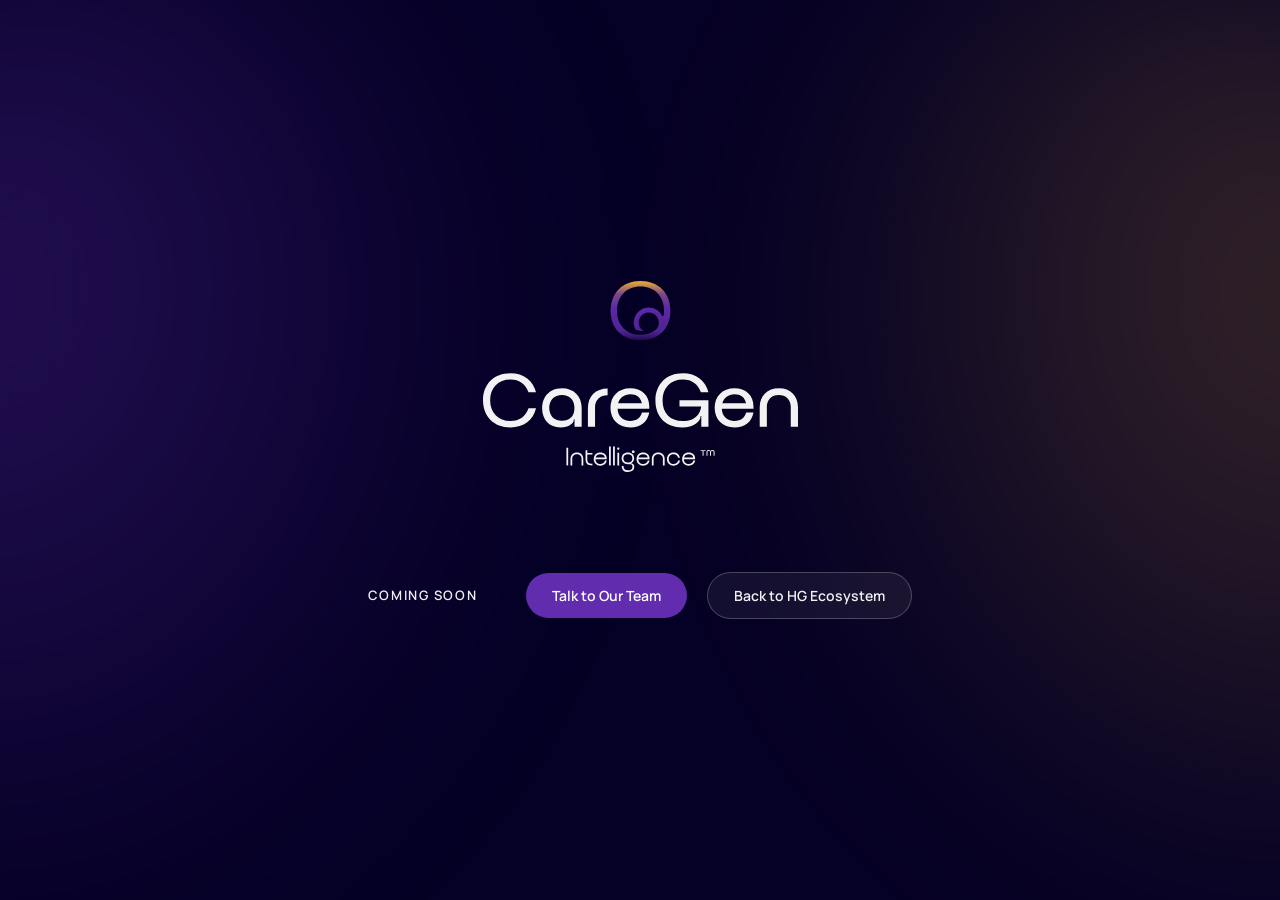
<file: caregen-coming-soon.html>
<!DOCTYPE html>
<html lang="en">
<head>
<meta charset="UTF-8">
<meta name="viewport" content="width=device-width, initial-scale=1.0">
<title>CareGen Intelligence — Coming Soon</title>
<link rel="preconnect" href="https://fonts.googleapis.com">
<link rel="preconnect" href="https://fonts.gstatic.com" crossorigin>
<link href="https://fonts.googleapis.com/css2?family=Manrope:wght@400;500;600;700;800&display=swap" rel="stylesheet">

<style>
/* ═══════════════════════════════════════════════════════════════
   CareGen Intelligence — Coming Soon
   Brand: dominant #612CAD (purple) · secondary #050025 (near-black)
          accent #F5B533 (amber). Matches how-it-works.html / the
          CareGen Brand Identity Guidelines.
   ═══════════════════════════════════════════════════════════════ */

:root {
  --cg-dominant:  #612CAD;
  --cg-mid:       #220749;
  --cg-secondary: #050025;
  --cg-accent:    #F5B533;

  --text-1: rgba(255,255,255,0.94);
  --text-2: rgba(255,255,255,0.68);
  --text-3: rgba(255,255,255,0.48);

  --font: 'Manrope', system-ui, sans-serif;
}

* { box-sizing: border-box; margin: 0; padding: 0; }

html, body {
  height: 100%;
}

body {
  background: var(--cg-secondary);
  color: var(--text-1);
  font-family: var(--font);
  min-height: 100vh;
  display: flex;
  align-items: center;
  justify-content: center;
  overflow-x: hidden;
  position: relative;
  padding: 24px;
  -webkit-font-smoothing: antialiased;
}

a { color: inherit; }

/* ─── Fixed background: soft blurred color blooms ─── */
.page-bg { position: fixed; inset: 0; pointer-events: none; z-index: 0; overflow: hidden; }
.bloom {
  position: absolute;
  width: 70vw; height: 120vh; top: -10vh;
  border-radius: 50%;
  filter: blur(120px);
}
.bloom--left {
  left: -26vw;
  background: radial-gradient(ellipse at 35% 35%, var(--cg-dominant) 0%, transparent 68%);
  opacity: 0.38;
}
.bloom--right {
  right: -26vw;
  background: radial-gradient(ellipse at 65% 35%, var(--cg-accent) 0%, transparent 68%);
  opacity: 0.22;
}

/* ─── Content ─── */
.wrap {
  position: relative;
  z-index: 1;
  max-width: 620px;
  width: 100%;
  text-align: center;
  display: flex;
  flex-direction: column;
  align-items: center;
}

.cg-logo {
  width: 315px;
  max-width: 70vw;
  height: auto;
  margin-bottom: 100px;
  opacity: 0.95;
}

h1 {
  font-size: 13px;
  font-weight: 600;
  letter-spacing: 0.12em;
  text-transform: uppercase;
  color: var(--text-1);
  margin-right: 29px; /* combined with the row's 20px gap = 49px after Coming Soon */
}

.cta-row {
  display: flex;
  flex-wrap: wrap;
  align-items: center;
  justify-content: center;
  gap: 20px;
}

.btn {
  display: inline-flex;
  align-items: center;
  gap: 8px;
  padding: 13px 26px;
  border-radius: 100px;
  font-size: 14px;
  font-weight: 600;
  text-decoration: none;
  transition: transform 0.2s ease, opacity 0.2s ease;
}

.btn-primary {
  background: var(--cg-dominant);
  color: #fff;
}

.btn-outline {
  background: rgba(255,255,255,0.06);
  color: var(--text-1);
  border: 1px solid rgba(255,255,255,0.22);
}

.btn:hover {
  transform: translateY(-1px);
  opacity: 0.92;
}

@media (max-width: 600px) {
  .cta-row { flex-direction: column; width: 100%; }
  .btn { justify-content: center; }
  h1 { margin-right: 0; }
}
</style>
</head>
<body>

<div class="page-bg" aria-hidden="true">
  <div class="bloom bloom--left"></div>
  <div class="bloom bloom--right"></div>
</div>

<div class="wrap">
  <img src="images/CG_Full_Color_Primary_Logo_White.svg" alt="CareGen Intelligence" class="cg-logo">
  <div class="cta-row">
    <h1>Coming Soon</h1>
    <a href="https://www.healthgen.io/contact.html" target="_blank" rel="noopener" class="btn btn-primary">Talk to Our Team</a>
    <a href="https://www.hgecosystem.io/index.html" class="btn btn-outline">Back to HG Ecosystem</a>
  </div>
</div>

</body>
</html>
</file>
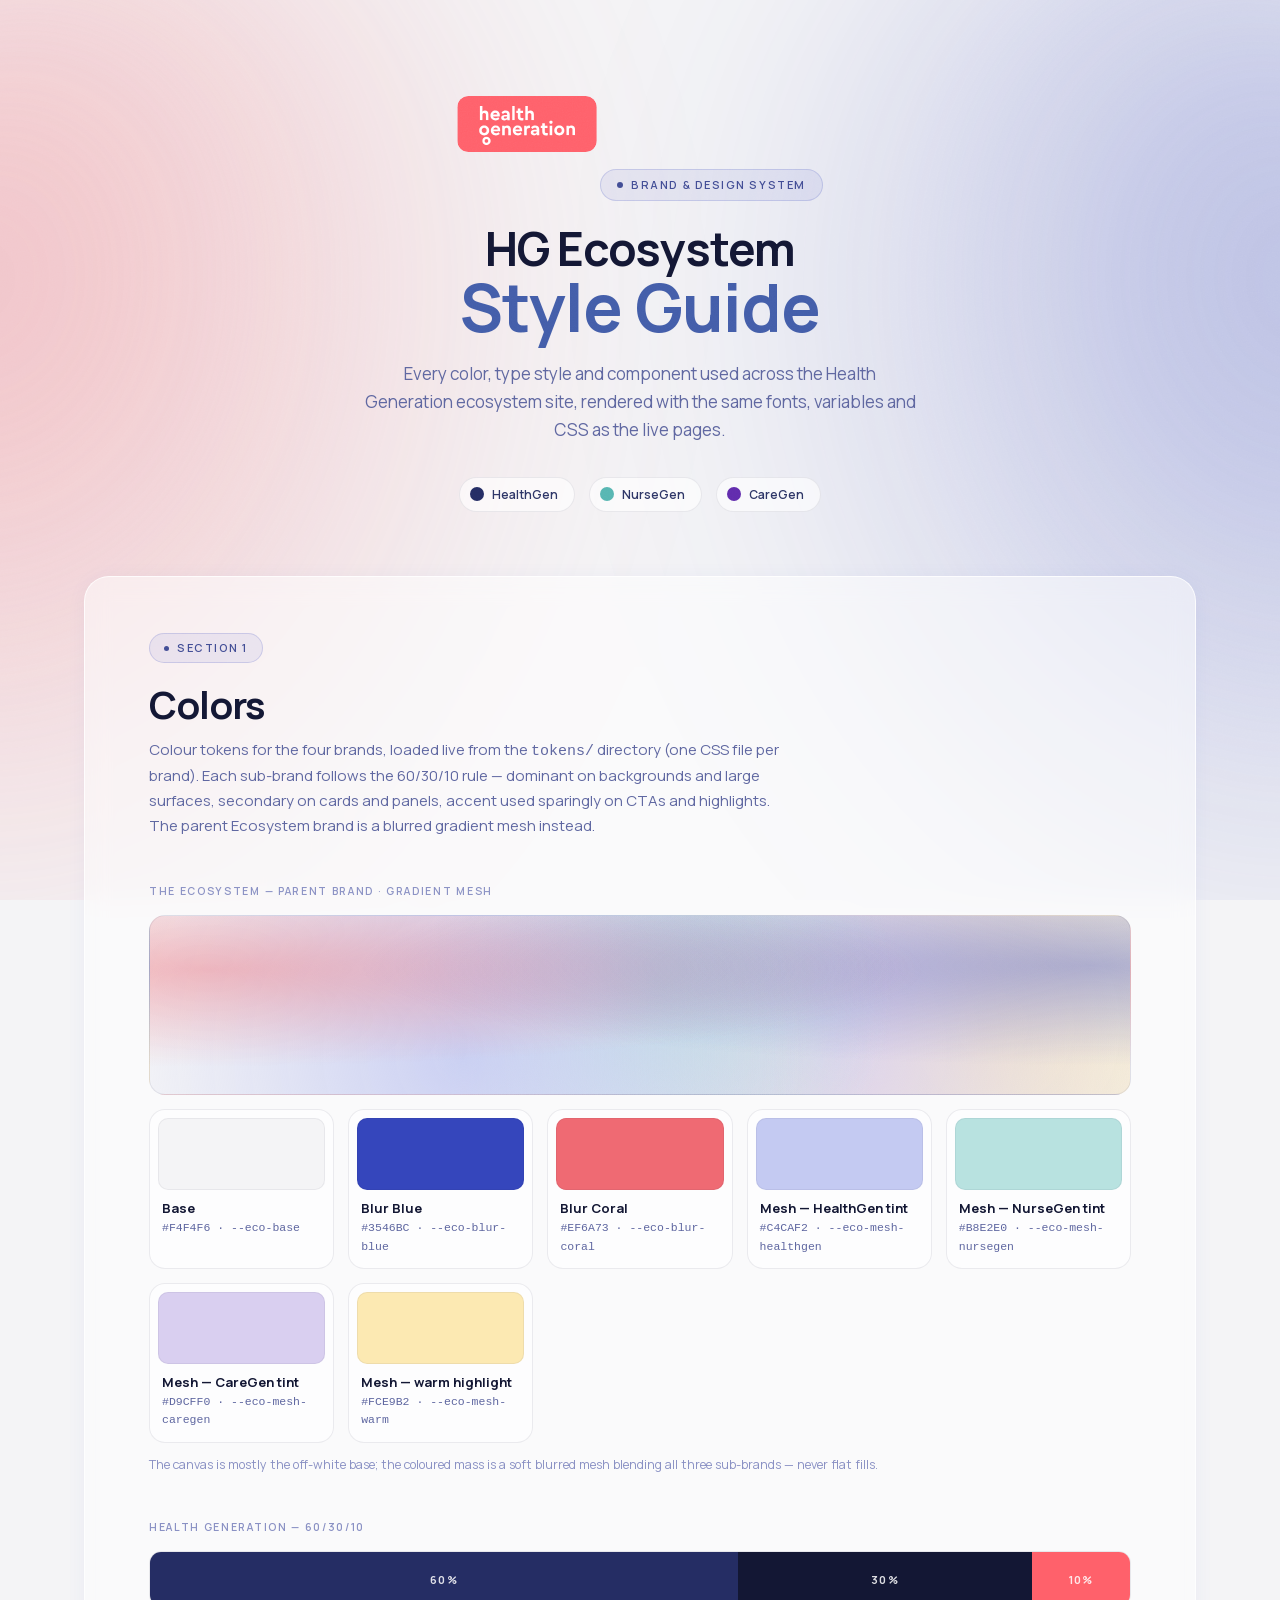
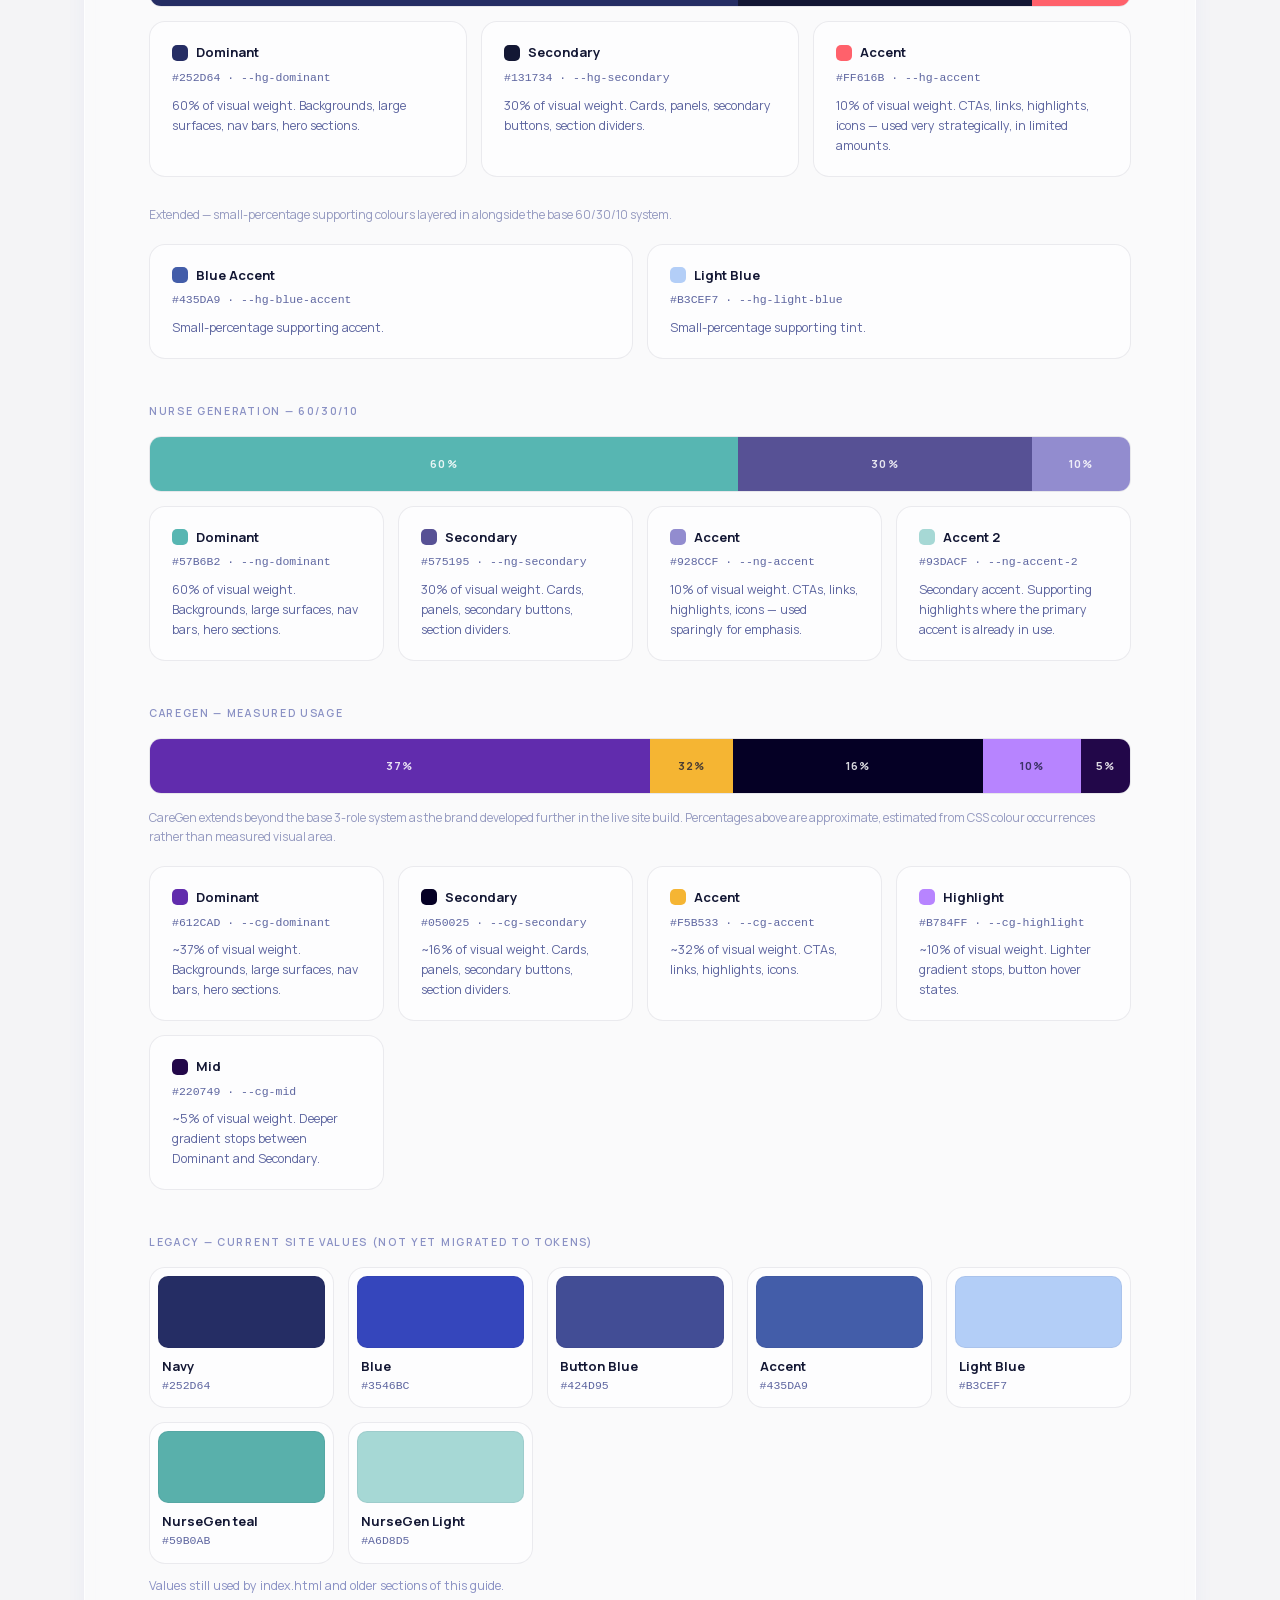
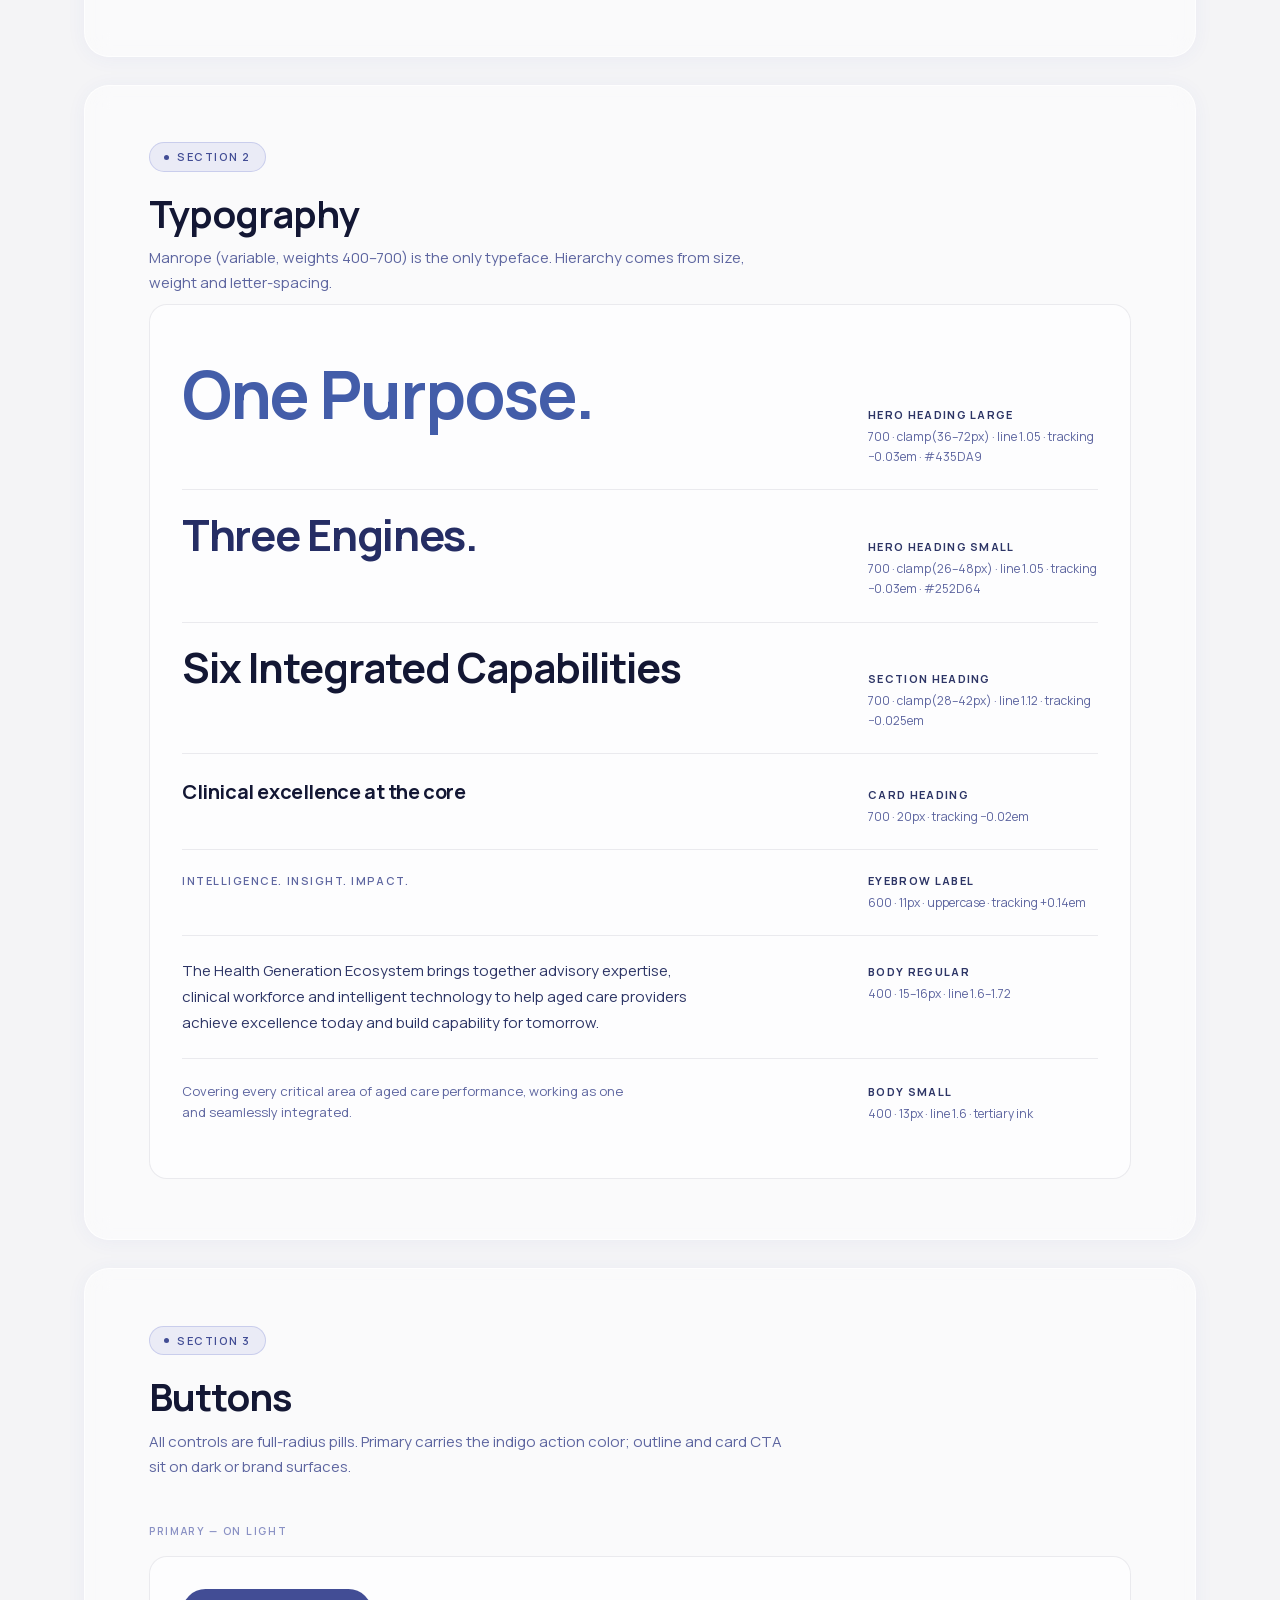
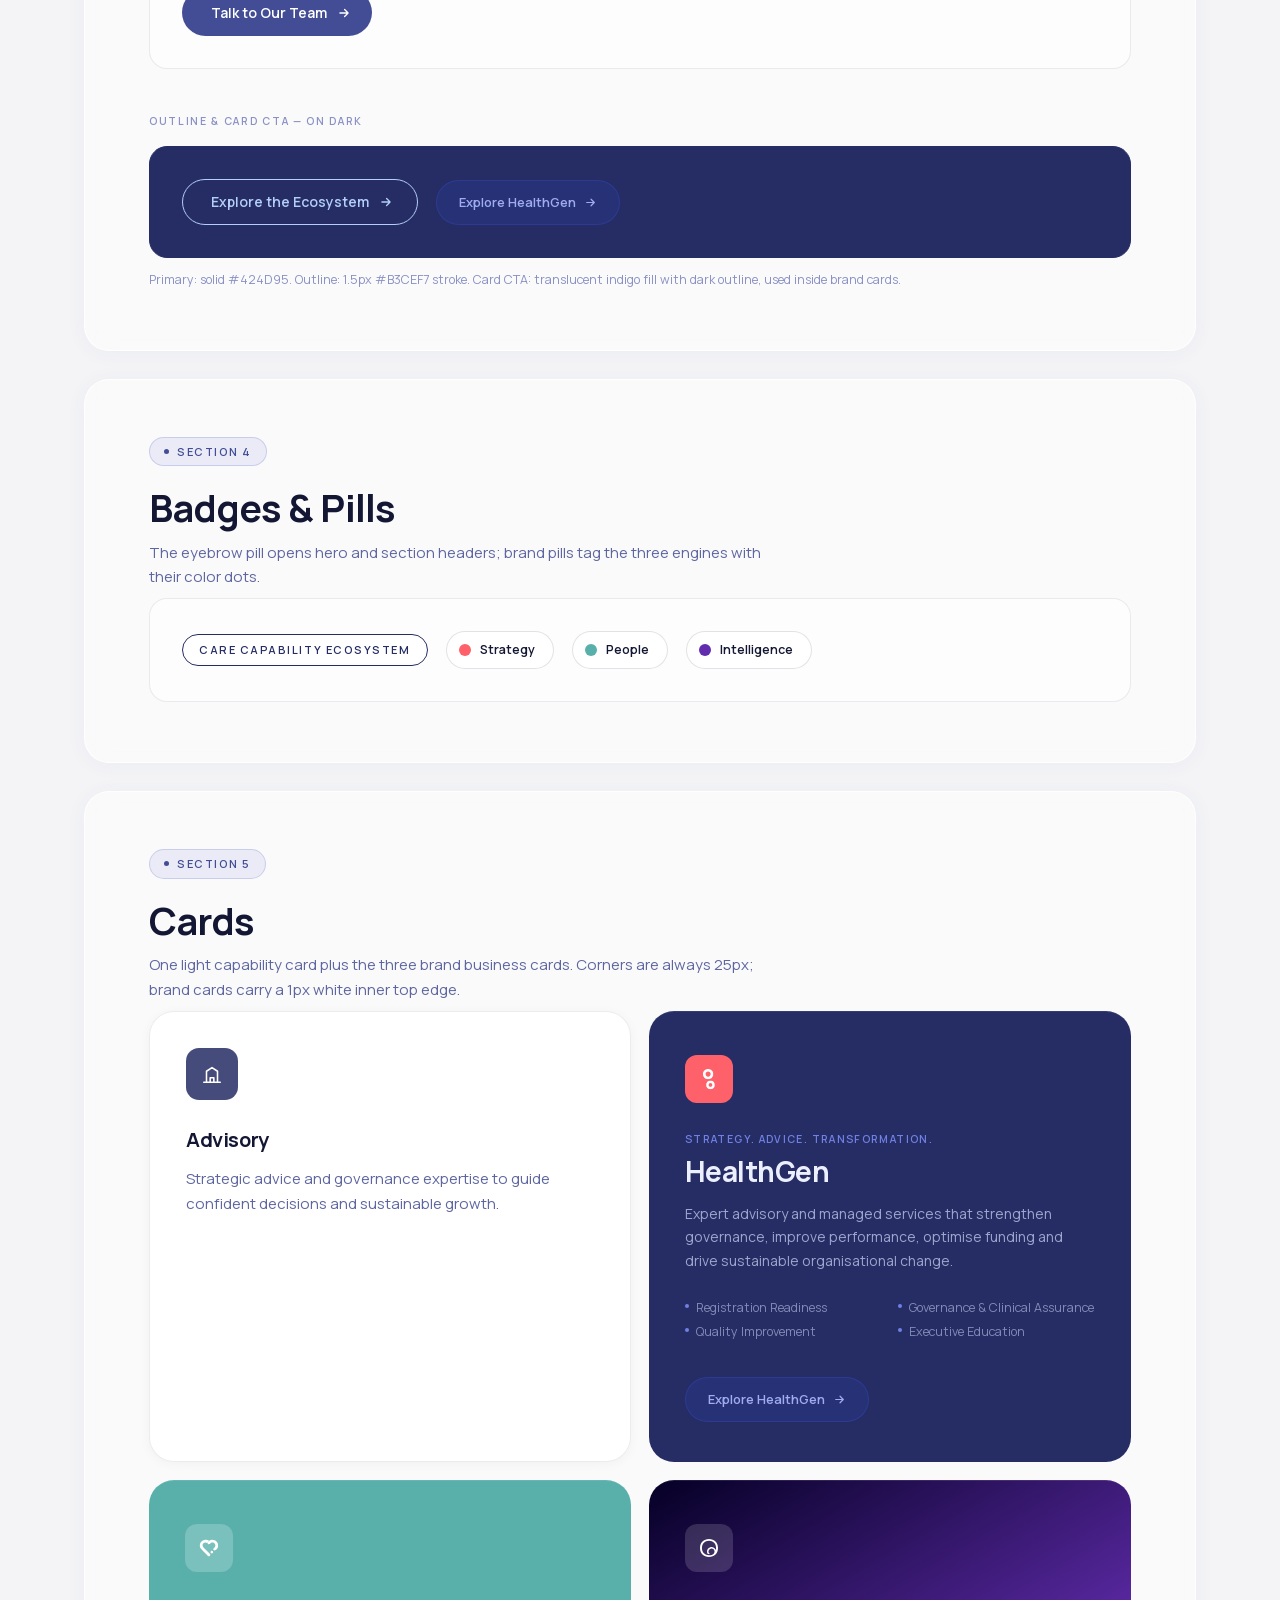
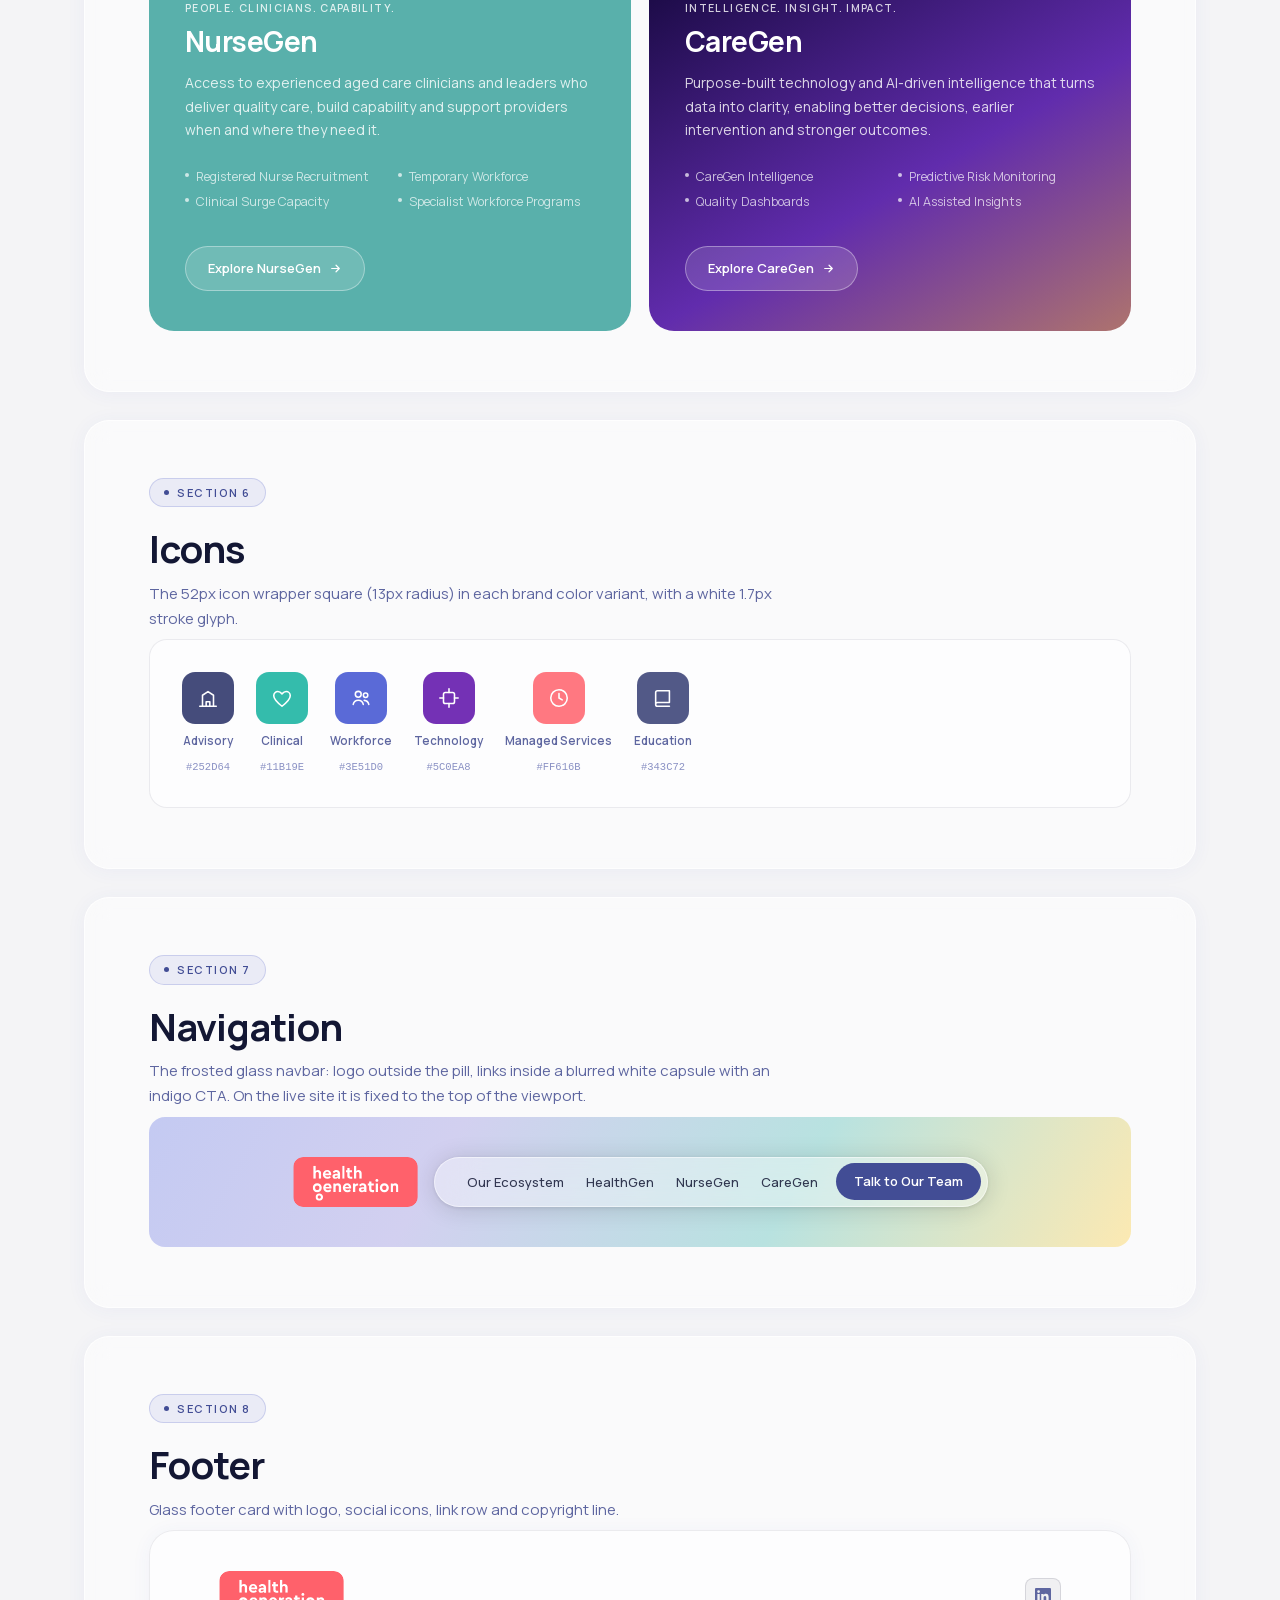
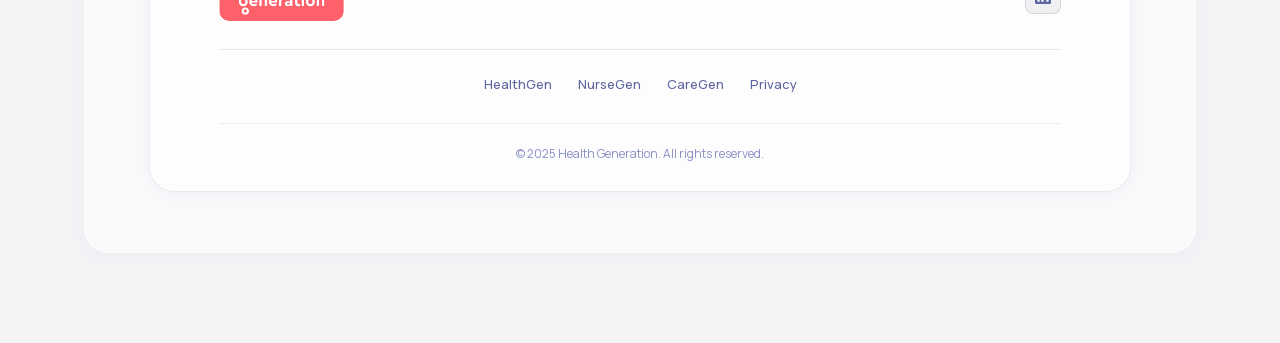
<file: styleguide.html>
<!DOCTYPE html>
<html lang="en">
<head>
<meta charset="utf-8">
<meta name="viewport" content="width=device-width, initial-scale=1">
<title>Style Guide — Health Generation</title>
<link rel="icon" href="/favicon.ico" sizes="48x48">
<link rel="icon" type="image/png" sizes="32x32" href="/images/favicon-32x32.png">
<link rel="icon" type="image/png" sizes="16x16" href="/images/favicon-16x16.png">
<link rel="apple-touch-icon" sizes="180x180" href="/images/apple-touch-icon.png">
<link rel="stylesheet" href="tokens/tokens.css">
<style>
@font-face {
  font-family: 'Manrope';
  font-style: normal;
  font-weight: 400 700;
  font-display: swap;
  src: url('[data-uri]') format('woff2');
}
/* ─── Design tokens ────────────────────────────────────────────── */


/* ─── Design tokens (mirrors index.html) ───────────────────────── */

/* Color system — 60/30/10 rule
   60% Dominant | 30% Secondary | 10% Accent
   NOTE: #252D64 (indigo) is the Dominant/60% colour and #131734
   (near-black navy) is Secondary/30% — this was previously swapped
   in this file's comments and role labels; corrected per the
   HealthGen brand system. */

:root {
  /* Dominant — 60% of visual weight.
     Backgrounds, large surfaces, nav bars, hero sections. */
  --color-dominant: #252D64;

  /* Secondary — 30% of visual weight.
     Cards, panels, secondary buttons, section dividers. */
  --color-secondary: #131734;

  /* Accent — 10% of visual weight.
     CTAs, links, highlights, icons — used sparingly for emphasis. */
  --color-accent: #FF616B;

  /* The Ecosystem — Color System
     Pulled from the "Our Ecosystem" hero: an off-white/neutral base with a soft
     blurred blend of the 3 brands' colors (HealthGen navy, NurseGen teal,
     CareGen coral/violet). Not a flat 60/30/10 split — this is a gradient mesh. */

  /* Base — dominant off-white, most of the canvas. */
  --color-base: #F4F4F6;

  /* Blur blend — deep navy/blue, the largest colored mass in the mesh (right-edge bloom). */
  --color-blur-blue: #3546BC;

  /* Blur blend — coral/red, from the hero's left-edge bloom. */
  --color-blur-coral: #EF6A73;

  /* Pastel mesh tones — soft tints of each brand, used for the blurred blob. */
  --color-mesh-blue: #C4CAF2;   /* HealthGen tint */
  --color-mesh-teal: #B8E2E0;   /* NurseGen tint */
  --color-mesh-violet: #D9CFF0; /* CareGen tint */
  --color-mesh-amber: #FCE9B2;  /* warm highlight tint */

  --page-bg-base: #f4f4f6;

  /* Navy scale */
  --n0: #090c1e;
  --n1: #131734;
  --n2: #171c3e;
  --n3: #1e2550;
  --n4: #2b3368;
  --n5: #3d4a8a;
  --n6: #5a66ab;
  --n7: #8b93c9;
  --n8: #bec4e8;
  --n9: #eceffe;

  /* Accent scale */
  --a0: #1a2890;
  --a1: #2a39b0;
  --a2: #424D95;
  --a3: #5560a8;
  --a4: #7080e4;
  --a5: #a0acf0;

  /* Brand colors */
  --brand-navy:      #252D64;
  --brand-blue:      #3546BC;
  --brand-btn-blue:  #424D95;
  --brand-accent:    #435DA9;
  --brand-lightblue: #B3CEF7;
  --ng-teal:         #59B0AB;
  --ng-teal-light:   #A6D8D5;
  --cg-dark:         #050025;
  --cg-purple:       #612CAD;
  --cg-amber:        #F5B533;

  /* Text on light */
  --lt-text-1: #131734;
  --lt-text-2: #2d3566;
  --lt-text-3: #5e66a0;
  --lt-text-4: #8a91c4;

  /* Text on dark */
  --dk-text-1: #eceffe;
  --dk-text-2: #9ba3d4;
  --dk-text-3: #5e669e;

  --radius-card: 25px;
  --font: 'Manrope', system-ui, sans-serif;

  /* Guide chrome — matches the published artifact style guide cover:
     ecosystem bloom background, glass panels, indigo pill chips.
     Applies to the guide's own chrome only; the HG component demos
     keep the site's exact styles. */
  --sg-chip-ink:     #424D95;
  --sg-chip-bg:      rgba(53, 70, 188, 0.08);
  --sg-chip-border:  rgba(53, 70, 188, 0.18);
  --sg-panel:        rgba(255, 255, 255, 0.52);
  --sg-panel-border: rgba(255, 255, 255, 0.78);
  --sg-tile:         rgba(255, 255, 255, 0.62);
  --sg-tile-border:  rgba(19, 23, 52, 0.08);
}

/* ─── Base ─────────────────────────────────────────────────────── */
*, *::before, *::after { box-sizing: border-box; margin: 0; padding: 0; }

body {
  background: var(--page-bg-base);
  color: var(--lt-text-1);
  font-family: var(--font);
  font-size: 16px;
  line-height: 1.6;
  -webkit-font-smoothing: antialiased;
  overflow-x: clip;
}

/* fixed edge blooms + film grain, as on the cover */
.sg-page-bg { position: fixed; inset: 0; pointer-events: none; z-index: 0; overflow: hidden; }
.sg-bloom {
  position: absolute; width: 74vw; height: 130vh; top: -15vh;
  border-radius: 50%; filter: blur(130px);
}
.sg-bloom--left {
  left: -28vw; opacity: 0.42;
  background: radial-gradient(ellipse at 35% 35%, #EF6A73 0%, transparent 68%);
}
.sg-bloom--right {
  right: -28vw; opacity: 0.36;
  background: radial-gradient(ellipse at 65% 35%, #3546BC 0%, transparent 68%);
}
.sg-grain {
  position: fixed; inset: 0; pointer-events: none; z-index: 9999;
  opacity: 0.09; mix-blend-mode: overlay;
}
.sg-grain svg { width: 100%; height: 100%; display: block; }

a { text-decoration: none; color: inherit; }
ul { list-style: none; }

/* ─── Style guide chrome — artifact cover treatment ────────────── */
.sg-page { position: relative; z-index: 1; max-width: 1160px; margin: 0 auto; padding: 0 24px 64px; }

/* Cover: open hero over the blooms, like the artifact */
.sg-header {
  text-align: center;
  padding: 96px 0 48px;
  margin-bottom: 16px;
}
.sg-header .sg-logo { height: 56px; width: auto; margin-bottom: 36px; }
.sg-badge {
  display: inline-flex;
  align-items: center;
  gap: 8px;
  font-family: var(--font);
  font-size: 11px;
  font-weight: 600;
  letter-spacing: 0.14em;
  text-transform: uppercase;
  color: var(--sg-chip-ink);
  background: var(--sg-chip-bg);
  border: 1px solid var(--sg-chip-border);
  border-radius: 100px;
  padding: 6px 16px;
  margin-bottom: 24px;
}
.sg-badge::before {
  content: '';
  width: 6px; height: 6px;
  border-radius: 50%;
  background: currentColor;
}
.sg-title {
  font-weight: 700;
  letter-spacing: -0.03em;
  line-height: 1.05;
  margin-bottom: 18px;
}
.sg-title-1 {
  display: block;
  font-size: clamp(28px, 3.6vw, 46px);
  color: var(--lt-text-1);
}
.sg-title-2 {
  display: block;
  font-size: clamp(38px, 5.2vw, 66px);
  color: #435DA9;
}
.sg-intro {
  font-size: clamp(15px, 1.4vw, 17px);
  line-height: 1.65;
  color: var(--lt-text-3);
  max-width: 560px;
  margin: 0 auto 32px;
  text-wrap: pretty;
}
.sg-brand-dots { display: flex; gap: 14px; align-items: center; justify-content: center; }
.sg-dot-pill {
  display: inline-flex;
  align-items: center;
  gap: 8px;
  font-size: 12px;
  font-weight: 600;
  color: var(--lt-text-2);
  background: var(--sg-tile);
  border: 1px solid var(--sg-tile-border);
  border-radius: 100px;
  padding: 7px 16px 7px 10px;
}
.sg-dot-pill i { width: 14px; height: 14px; border-radius: 50%; display: block; }

/* sections are frosted glass panels over the blooms */
.sg-section {
  background: var(--sg-panel);
  border: 1px solid var(--sg-panel-border);
  border-radius: var(--radius-card);
  padding: 56px clamp(24px, 5vw, 64px) 60px;
  backdrop-filter: blur(12px);
  -webkit-backdrop-filter: blur(12px);
  box-shadow: 0 2px 20px rgba(53, 70, 188, 0.05);
  margin-bottom: 28px;
}
.sg-eyebrow {
  display: inline-flex;
  align-items: center;
  gap: 8px;
  font-size: 11px;
  font-weight: 600;
  letter-spacing: 0.14em;
  text-transform: uppercase;
  color: var(--sg-chip-ink);
  background: var(--sg-chip-bg);
  border: 1px solid var(--sg-chip-border);
  border-radius: 100px;
  padding: 5px 14px;
  margin-bottom: 20px;
}
.sg-eyebrow::before {
  content: '';
  width: 5px; height: 5px;
  border-radius: 50%;
  background: currentColor;
}
.sg-section-heading {
  font-size: clamp(26px, 3vw, 38px);
  font-weight: 700;
  letter-spacing: -0.025em;
  line-height: 1.12;
  color: var(--lt-text-1);
  margin-bottom: 12px;
  text-wrap: balance;
}
.sg-section-note {
  font-size: 15px;
  line-height: 1.65;
  color: var(--lt-text-3);
  margin-bottom: 8px;
  max-width: 640px;
  text-wrap: pretty;
}
.sg-sub-label {
  display: block;
  font-size: 10.5px;
  font-weight: 600;
  letter-spacing: 0.16em;
  text-transform: uppercase;
  color: var(--lt-text-4);
  margin: 44px 0 16px;
}

/* demo tiles inside the glass panels */
.sg-demo {
  background: var(--sg-tile);
  border: 1px solid var(--sg-tile-border);
  border-radius: 18px;
  padding: 32px;
  display: flex;
  flex-wrap: wrap;
  align-items: center;
  gap: 18px;
}
.sg-demo--dark { background: var(--brand-navy); border-color: var(--brand-navy); }
.sg-demo--column { flex-direction: column; align-items: stretch; gap: 0; }
.sg-caption { font-size: 12.5px; color: var(--lt-text-4); margin-top: 12px; }

/* ─── 1. Colors ────────────────────────────────────────────────── */

/* 60/30/10 proportion bar + role cards */
.sg-ratio-bar {
  display: flex;
  height: 56px;
  border-radius: 12px;
  overflow: hidden;
  border: 1px solid var(--sg-tile-border);
  margin-bottom: 14px;
}
.sg-ratio-bar span {
  display: flex;
  align-items: center;
  justify-content: center;
  font-size: 11px;
  font-weight: 700;
  letter-spacing: 0.1em;
  color: rgba(255, 255, 255, 0.85);
}
.sg-ratio-bar .r60 { width: 60%; background: var(--color-dominant); }
.sg-ratio-bar .r30 { width: 30%; background: var(--color-secondary); }
.sg-ratio-bar .r10 { width: 10%; background: var(--color-accent); }

.sg-roles {
  display: grid;
  grid-template-columns: repeat(auto-fit, minmax(220px, 1fr));
  gap: 14px;
  margin-bottom: 28px;
}
.sg-role {
  background: var(--sg-tile);
  border: 1px solid var(--sg-tile-border);
  border-radius: 16px;
  padding: 20px 22px;
}
.sg-role-chip {
  display: inline-flex;
  align-items: center;
  gap: 8px;
  font-size: 13px;
  font-weight: 700;
  color: var(--lt-text-1);
  margin-bottom: 6px;
}
.sg-role-chip i { width: 16px; height: 16px; border-radius: 5px; display: block; }
.sg-role-hex {
  font-family: ui-monospace, 'SF Mono', Menlo, monospace;
  font-size: 11.5px;
  color: var(--lt-text-3);
  display: block;
  margin-bottom: 8px;
}
.sg-role-desc { font-size: 12.5px; line-height: 1.6; color: var(--lt-text-3); }
@media (max-width: 720px) { .sg-roles { grid-template-columns: 1fr; } }

/* ecosystem gradient-mesh demo tile */
.sg-mesh-demo {
  height: 180px;
  border-radius: 16px;
  border: 1px solid var(--sg-tile-border);
  margin-bottom: 14px;
  background:
    radial-gradient(ellipse at 6% 30%, rgba(239, 106, 115, 0.42) 0%, transparent 55%),
    radial-gradient(ellipse at 96% 28%, rgba(53, 70, 188, 0.36) 0%, transparent 55%),
    radial-gradient(circle at 32% 78%, rgba(196, 202, 242, 0.85) 0%, transparent 50%),
    radial-gradient(circle at 52% 40%, rgba(184, 226, 224, 0.80) 0%, transparent 45%),
    radial-gradient(circle at 70% 75%, rgba(217, 207, 240, 0.85) 0%, transparent 50%),
    radial-gradient(circle at 86% 62%, rgba(252, 233, 178, 0.75) 0%, transparent 45%),
    var(--color-base);
}

.sg-swatches {
  display: grid;
  grid-template-columns: repeat(auto-fill, minmax(160px, 1fr));
  gap: 14px;
}
.sg-swatch {
  background: var(--sg-tile);
  border: 1px solid var(--sg-tile-border);
  border-radius: 16px;
  padding: 8px;
}
.sg-swatch-color {
  height: 72px;
  border-radius: 10px;
  border: 1px solid rgba(19, 23, 52, 0.06);
  margin-bottom: 8px;
}
.sg-swatch-name { font-size: 13px; font-weight: 700; color: var(--lt-text-1); padding: 0 4px; }
.sg-swatch-hex {
  font-family: ui-monospace, 'SF Mono', Menlo, monospace;
  font-size: 11.5px; color: var(--lt-text-3); padding: 0 4px 4px; display: block;
}

/* ─── 2. Typography ────────────────────────────────────────────── */
.sg-type-row {
  display: grid;
  grid-template-columns: minmax(0, 1fr) 230px;
  gap: 24px;
  align-items: baseline;
  padding: 22px 0;
  border-bottom: 1px solid var(--sg-tile-border);
}
.sg-type-row:last-child { border-bottom: 0; }
.sg-type-spec { font-size: 12px; line-height: 1.7; color: var(--lt-text-3); }
.sg-type-spec b {
  display: block; color: var(--lt-text-2); font-size: 11px;
  letter-spacing: 0.12em; text-transform: uppercase; margin-bottom: 2px;
}
@media (max-width: 720px) { .sg-type-row { grid-template-columns: 1fr; gap: 8px; } }

.t-hero-lg { font-size: clamp(36px, 5.2vw, 72px); font-weight: 700; line-height: 1.05; letter-spacing: -0.03em; color: var(--brand-accent); }
.t-hero-sm { font-size: clamp(26px, 3.4vw, 48px); font-weight: 700; line-height: 1.05; letter-spacing: -0.03em; color: var(--brand-navy); }
.t-section { font-size: clamp(28px, 3.2vw, 42px); font-weight: 700; line-height: 1.12; letter-spacing: -0.025em; color: var(--lt-text-1); }
.t-card { font-size: 20px; font-weight: 700; letter-spacing: -0.02em; color: var(--lt-text-1); }
.t-eyebrow { font-size: 11px; font-weight: 600; letter-spacing: 0.14em; text-transform: uppercase; color: var(--lt-text-3); }
.t-body { font-size: 15px; font-weight: 400; line-height: 1.72; color: var(--lt-text-2); max-width: 58ch; }
.t-body-sm { font-size: 13px; font-weight: 400; line-height: 1.6; color: var(--lt-text-3); max-width: 58ch; }

/* ─── 3. Buttons (from index.html) ─────────────────────────────── */
.btn {
  display: inline-flex;
  align-items: center;
  justify-content: space-between;
  gap: 10px;
  border-radius: 100px;
  font-family: var(--font);
  font-size: 14px;
  font-weight: 600;
  cursor: pointer;
  transition: all 0.22s ease;
  white-space: nowrap;
  border: 0;
}
.btn-primary {
  background: var(--a2);
  color: #fff;
  padding: 13px 20px 13px 28px;
  border: 1.5px solid transparent;
}
.btn-primary:hover {
  background: var(--a3);
  transform: translateY(-1px);
  box-shadow: 0 8px 28px rgba(53, 70, 188, 0.28);
}
.btn-primary:hover .btn-icon { transform: translateX(4px); }

.btn-outline {
  background: transparent;
  color: var(--brand-lightblue);
  padding: 0 24px 0 28px;
  height: 46px;
  border: 1.5px solid var(--brand-lightblue);
}
.btn-outline:hover {
  background: rgba(179, 206, 247, 0.12);
  color: #ffffff;
  border-color: #ffffff;
  transform: translateY(-1px);
}
.btn-outline:hover .btn-icon { transform: translateX(3px); }

.btn-icon {
  display: inline-flex;
  align-items: center;
  transition: transform 0.22s ease;
  flex-shrink: 0;
}

.btn-card {
  display: inline-flex;
  align-items: center;
  gap: 8px;
  border-radius: 100px;
  font-family: var(--font);
  font-size: 13px;
  font-weight: 600;
  padding: 11px 22px;
  transition: all 0.22s ease;
  width: fit-content;
  cursor: pointer;
  text-decoration: none;
  background: rgba(53, 70, 188, 0.20);
  color: var(--a5);
  border: 1px solid rgba(53, 70, 188, 0.42);
}
.btn-card:hover {
  background: rgba(53, 70, 188, 0.38);
  box-shadow: 0 4px 20px rgba(53, 70, 188, 0.25);
}
.btn-card:hover .btn-icon { transform: translateX(4px); }

/* ─── 4. Badges / pills ────────────────────────────────────────── */
.hero-badge {
  display: inline-flex;
  align-items: center;
  gap: 8px;
  font-size: 11px;
  font-weight: 600;
  letter-spacing: 0.14em;
  text-transform: uppercase;
  color: #252D64;
  background: rgba(255, 255, 255, 0.08);
  border: 1px solid #252D64;
  border-radius: 100px;
  padding: 6px 16px;
  backdrop-filter: blur(8px);
}

.brand-pill {
  display: inline-flex;
  align-items: center;
  gap: 9px;
  font-size: 12.5px;
  font-weight: 600;
  color: var(--lt-text-1);
  background: #ffffff;
  border: 1px solid rgba(19, 23, 52, 0.12);
  border-radius: 100px;
  padding: 8px 18px 8px 12px;
}
.brand-pill i { width: 12px; height: 12px; border-radius: 50%; display: block; }
.brand-pill--hg i { background: var(--hg-accent); }
.brand-pill--ng i { background: var(--ng-teal); }
.brand-pill--cg i { background: var(--cg-purple); }

/* ─── 5. Cards (from index.html) ───────────────────────────────── */
.sg-card-grid {
  display: grid;
  grid-template-columns: 1fr 1fr;
  gap: 18px;
  align-items: stretch;
}
@media (max-width: 860px) { .sg-card-grid { grid-template-columns: 1fr; } }

/* capability card — light glass */
.cap-card {
  background: rgba(255, 255, 255, 0.85);
  border: 1px solid rgba(19, 23, 52, 0.08);
  border-radius: var(--radius-card);
  padding: 36px 36px 40px;
  box-shadow: 0 2px 12px rgba(0, 0, 0, 0.04);
}
.cap-icon-wrap {
  width: 52px; height: 52px;
  border-radius: 13px;
  display: flex;
  align-items: center;
  justify-content: center;
  flex-shrink: 0;
  margin-bottom: 24px;
}
.cap-icon-wrap svg {
  width: 22px; height: 22px;
  stroke: #fff; fill: none;
  stroke-width: 1.7; stroke-linecap: round; stroke-linejoin: round;
}
.cap-card-heading { font-size: 20px; font-weight: 700; color: var(--lt-text-1); letter-spacing: -0.02em; margin-bottom: 10px; }
.cap-card-body { font-size: 15px; line-height: 1.72; color: var(--lt-text-3); }

/* business cards */
.biz-card {
  border-radius: var(--radius-card);
  padding: 44px 36px 40px;
  display: flex;
  flex-direction: column;
  position: relative;
  overflow: hidden;
  min-height: 100%;
}
.biz-card::before {
  content: '';
  position: absolute;
  inset: 0;
  border-radius: var(--radius-card);
  border-top: 1px solid rgba(255,255,255,0.08);
  pointer-events: none;
}
.biz-card--hg { background: var(--brand-navy); }
.biz-card--ng { background: var(--ng-teal); }
.biz-card--cg {
  background: linear-gradient(150deg, var(--cg-dark) 0%, var(--cg-purple) 62%, var(--cg-amber) 135%);
  background-size: cover;
  background-position: center;
}
.biz-icon {
  width: 48px; height: 48px;
  border-radius: 12px;
  display: flex;
  align-items: center;
  justify-content: center;
  margin-bottom: 28px;
  flex-shrink: 0;
}
.biz-icon img { width: 32px; height: 32px; object-fit: contain; }
.biz-card--hg .biz-icon { background: var(--hg-accent); }
.biz-card--ng .biz-icon { background: rgba(255, 255, 255, 0.20); }
.biz-card--cg .biz-icon { background: rgba(255, 255, 255, 0.15); }
.biz-eyebrow {
  font-size: 10.5px; font-weight: 600; letter-spacing: 0.13em; text-transform: uppercase;
  margin-bottom: 8px; color: rgba(255,255,255,0.80);
}
.biz-card--hg .biz-eyebrow { color: var(--a4); }
.biz-heading {
  font-size: clamp(22px, 2.2vw, 28px); font-weight: 700; color: #ffffff;
  letter-spacing: -0.02em; line-height: 1.15; margin-bottom: 14px;
}
.biz-card--hg .biz-heading { color: var(--n9); }
.biz-desc { font-size: 14px; line-height: 1.7; color: rgba(255,255,255,0.82); margin-bottom: 26px; }
.biz-card--hg .biz-desc { color: rgba(188, 196, 232, 0.80); }
.biz-services {
  display: grid;
  grid-template-columns: 1fr 1fr;
  gap: 7px 16px;
  margin-bottom: 36px;
  flex: 1;
}
.biz-services li {
  font-size: 12.5px; line-height: 1.4; color: rgba(255,255,255,0.70);
  display: flex; align-items: flex-start; gap: 7px;
}
.biz-card--hg .biz-services li { color: rgba(188, 196, 232, 0.62); }
.biz-services li::before {
  content: '';
  width: 4px; height: 4px;
  border-radius: 50%;
  background: rgba(255,255,255,0.70);
  flex-shrink: 0;
  margin-top: 5px;
}
.biz-card--hg .biz-services li::before { background: var(--a4); }
.biz-card--ng .btn-card,
.biz-card--cg .btn-card {
  background: rgba(255, 255, 255, 0.14);
  color: #ffffff;
  border: 1px solid rgba(255, 255, 255, 0.36);
}
.biz-card--ng .btn-card:hover,
.biz-card--cg .btn-card:hover {
  background: rgba(255, 255, 255, 0.27);
  box-shadow: 0 4px 20px rgba(255, 255, 255, 0.15);
}
.btn-card { margin-top: auto; }

/* ─── 6. Icons ─────────────────────────────────────────────────── */
.sg-icon-grid { display: flex; flex-wrap: wrap; gap: 22px; }
.sg-icon-item { display: flex; flex-direction: column; align-items: center; gap: 8px; }
.sg-icon-label { font-size: 11.5px; font-weight: 600; color: var(--lt-text-3); }
.sg-icon-hex { font-family: ui-monospace, Menlo, monospace; font-size: 10.5px; color: var(--lt-text-4); }

/* ─── 7. Navigation (from index.html, made static for the demo) ── */
.sg-navdemo {
  background: linear-gradient(120deg, #c4caf2 0%, #d2d0f0 30%, #b8e2e0 65%, #fce9b2 100%);
  border-radius: 16px;
  padding: 40px 24px;
  display: flex;
  justify-content: center;
}
.nav-outer {
  display: inline-flex;
  align-items: center;
  gap: 16px;
  max-width: 100%;
}
.nav-hg-logo { height: 50px; width: auto; display: block; flex-shrink: 0; }
.site-nav {
  background: rgba(255, 255, 255, 0.38);
  border: 1px solid rgba(255, 255, 255, 0.5);
  border-radius: 999px;
  padding: 0 6px 0 22px;
  height: 50px;
  display: inline-flex;
  align-items: center;
  gap: 2px;
  box-shadow: 0 2px 24px rgba(0,0,0,0.14), 0 1px 4px rgba(0,0,0,0.10);
  backdrop-filter: blur(20px);
  -webkit-backdrop-filter: blur(20px);
  white-space: nowrap;
}
.nav-links { display: flex; align-items: center; gap: 2px; }
.nav-links a {
  font-size: 13px;
  font-weight: 500;
  color: rgba(19, 23, 52, 0.85);
  padding: 5px 10px;
  border-radius: 999px;
  transition: color 0.18s, background 0.18s;
}
.nav-links a:hover { color: #131734; background: rgba(19, 23, 52, 0.06); }
.nav-cta {
  font-size: 13px;
  font-weight: 600;
  color: #fff;
  background: var(--a2);
  border-radius: 999px;
  padding: 8px 18px;
  white-space: nowrap;
  transition: background 0.18s;
  flex-shrink: 0;
  margin-left: 6px;
}
.nav-cta:hover { background: #353f7a; }
@media (max-width: 680px) { .nav-links { display: none; } }

/* ─── 8. Footer (from index.html) ──────────────────────────────── */
.site-footer {
  background: rgba(255, 255, 255, 0.65);
  border: 1px solid rgba(19, 23, 52, 0.08);
  border-radius: var(--radius-card);
  padding: 40px 7% 28px;
  color: var(--lt-text-3);
  font-size: 13px;
  box-shadow: 0 2px 20px rgba(53, 70, 188, 0.05);
}
.footer-top {
  display: flex;
  align-items: center;
  justify-content: space-between;
  margin-bottom: 28px;
}
.footer-logo-img { height: 50px; width: auto; display: block; }
.footer-social { display: flex; gap: 10px; }
.footer-social a {
  display: flex;
  align-items: center;
  justify-content: center;
  width: 36px; height: 36px;
  border-radius: 8px;
  background: rgba(19, 23, 52, 0.06);
  border: 1px solid rgba(19, 23, 52, 0.12);
  color: var(--lt-text-3);
  transition: background 0.18s, border-color 0.18s, color 0.18s;
}
.footer-social a:hover { background: rgba(53, 70, 188, 0.1); border-color: rgba(53, 70, 188, 0.3); color: var(--a2); }
.footer-social svg { width: 16px; height: 16px; fill: currentColor; }
.footer-links {
  display: flex;
  align-items: center;
  justify-content: center;
  gap: 6px;
  flex-wrap: wrap;
  margin: 0 0 28px;
  border-top: 1px solid rgba(19, 23, 52, 0.1);
  padding-top: 24px;
}
.footer-links a {
  font-size: 13px;
  font-weight: 500;
  color: var(--lt-text-3);
  padding: 4px 10px;
  transition: color 0.18s;
}
.footer-links a:hover { color: var(--lt-text-1); }
.footer-copy {
  text-align: center;
  font-size: 12px;
  color: var(--lt-text-4);
  border-top: 1px solid rgba(19, 23, 52, 0.07);
  padding-top: 20px;
}
@media (max-width: 600px) {
  .footer-top { flex-direction: column; gap: 16px; align-items: flex-start; }
}
</style>
</head>
<body>

<!-- fixed background: edge blooms + film grain (cover atmosphere) -->
<div class="sg-page-bg" aria-hidden="true">
  <div class="sg-bloom sg-bloom--left"></div>
  <div class="sg-bloom sg-bloom--right"></div>
</div>
<div class="sg-grain" aria-hidden="true">
  <svg xmlns="http://www.w3.org/2000/svg">
    <filter id="sg-grain-f">
      <feTurbulence type="fractalNoise" baseFrequency="0.80" numOctaves="4" stitchTiles="stitch"/>
      <feColorMatrix type="saturate" values="0"/>
    </filter>
    <rect width="100%" height="100%" filter="url(#sg-grain-f)"/>
  </svg>
</div>

<div class="sg-page">

  <!-- ═══ Header ═══════════════════════════════════════════════ -->
  <header class="sg-header">
    <img class="sg-logo" src="images/HG_Logo.svg" alt="Health Generation">
    <span class="sg-badge">Brand &amp; Design System</span>
    <h1 class="sg-title">
      <span class="sg-title-1">HG Ecosystem</span>
      <span class="sg-title-2">Style Guide</span>
    </h1>
    <p class="sg-intro">Every color, type style and component used across the Health Generation ecosystem site, rendered with the same fonts, variables and CSS as the live pages.</p>
    <div class="sg-brand-dots">
      <span class="sg-dot-pill"><i style="background:var(--hg-dominant)"></i>HealthGen</span>
      <span class="sg-dot-pill"><i style="background:var(--ng-dominant)"></i>NurseGen</span>
      <span class="sg-dot-pill"><i style="background:var(--cg-dominant)"></i>CareGen</span>
    </div>
  </header>

  <!-- ═══ 1. Colors ════════════════════════════════════════════ -->
  <section class="sg-section" id="colors">
    <span class="sg-eyebrow">Section 1</span>
    <h2 class="sg-section-heading">Colors</h2>
    <p class="sg-section-note">Colour tokens for the four brands, loaded live from the <code>tokens/</code> directory (one CSS file per brand). Each sub-brand follows the 60/30/10 rule &mdash; dominant on backgrounds and large surfaces, secondary on cards and panels, accent used sparingly on CTAs and highlights. The parent Ecosystem brand is a blurred gradient mesh instead.</p>

    <p class="sg-sub-label">The Ecosystem &mdash; parent brand &middot; gradient mesh</p>
    <div class="sg-mesh-demo" aria-hidden="true"></div>
    <div class="sg-swatches">
      <div class="sg-swatch"><div class="sg-swatch-color" style="background:var(--eco-base)"></div><div class="sg-swatch-name">Base</div><span class="sg-swatch-hex">#F4F4F6 &middot; --eco-base</span></div>
      <div class="sg-swatch"><div class="sg-swatch-color" style="background:var(--eco-blur-blue)"></div><div class="sg-swatch-name">Blur Blue</div><span class="sg-swatch-hex">#3546BC &middot; --eco-blur-blue</span></div>
      <div class="sg-swatch"><div class="sg-swatch-color" style="background:var(--eco-blur-coral)"></div><div class="sg-swatch-name">Blur Coral</div><span class="sg-swatch-hex">#EF6A73 &middot; --eco-blur-coral</span></div>
      <div class="sg-swatch"><div class="sg-swatch-color" style="background:var(--eco-mesh-healthgen)"></div><div class="sg-swatch-name">Mesh &mdash; HealthGen tint</div><span class="sg-swatch-hex">#C4CAF2 &middot; --eco-mesh-healthgen</span></div>
      <div class="sg-swatch"><div class="sg-swatch-color" style="background:var(--eco-mesh-nursegen)"></div><div class="sg-swatch-name">Mesh &mdash; NurseGen tint</div><span class="sg-swatch-hex">#B8E2E0 &middot; --eco-mesh-nursegen</span></div>
      <div class="sg-swatch"><div class="sg-swatch-color" style="background:var(--eco-mesh-caregen)"></div><div class="sg-swatch-name">Mesh &mdash; CareGen tint</div><span class="sg-swatch-hex">#D9CFF0 &middot; --eco-mesh-caregen</span></div>
      <div class="sg-swatch"><div class="sg-swatch-color" style="background:var(--eco-mesh-warm)"></div><div class="sg-swatch-name">Mesh &mdash; warm highlight</div><span class="sg-swatch-hex">#FCE9B2 &middot; --eco-mesh-warm</span></div>
    </div>
    <p class="sg-caption">The canvas is mostly the off-white base; the coloured mass is a soft blurred mesh blending all three sub-brands &mdash; never flat fills.</p>

    <p class="sg-sub-label">Health Generation &mdash; 60/30/10</p>
    <div class="sg-ratio-bar" aria-hidden="true">
      <span class="r60" style="background:var(--hg-dominant)">60%</span>
      <span class="r30" style="background:var(--hg-secondary)">30%</span>
      <span class="r10" style="background:var(--hg-accent)">10%</span>
    </div>
    <div class="sg-roles">
      <div class="sg-role">
        <span class="sg-role-chip"><i style="background:var(--hg-dominant)"></i>Dominant</span>
        <span class="sg-role-hex">#252D64 &middot; --hg-dominant</span>
        <p class="sg-role-desc">60% of visual weight. Backgrounds, large surfaces, nav bars, hero sections.</p>
      </div>
      <div class="sg-role">
        <span class="sg-role-chip"><i style="background:var(--hg-secondary)"></i>Secondary</span>
        <span class="sg-role-hex">#131734 &middot; --hg-secondary</span>
        <p class="sg-role-desc">30% of visual weight. Cards, panels, secondary buttons, section dividers.</p>
      </div>
      <div class="sg-role">
        <span class="sg-role-chip"><i style="background:var(--hg-accent)"></i>Accent</span>
        <span class="sg-role-hex">#FF616B &middot; --hg-accent</span>
        <p class="sg-role-desc">10% of visual weight. CTAs, links, highlights, icons &mdash; used very strategically, in limited amounts.</p>
      </div>
    </div>
    <p class="sg-role-desc" style="margin:8px 0 20px; font-size:12px; opacity:0.65;">Extended &mdash; small-percentage supporting colours layered in alongside the base 60/30/10 system.</p>
    <div class="sg-roles">
      <div class="sg-role">
        <span class="sg-role-chip"><i style="background:var(--hg-blue-accent)"></i>Blue Accent</span>
        <span class="sg-role-hex">#435DA9 &middot; --hg-blue-accent</span>
        <p class="sg-role-desc">Small-percentage supporting accent.</p>
      </div>
      <div class="sg-role">
        <span class="sg-role-chip"><i style="background:var(--hg-light-blue)"></i>Light Blue</span>
        <span class="sg-role-hex">#B3CEF7 &middot; --hg-light-blue</span>
        <p class="sg-role-desc">Small-percentage supporting tint.</p>
      </div>
    </div>

    <p class="sg-sub-label">Nurse Generation &mdash; 60/30/10</p>
    <div class="sg-ratio-bar" aria-hidden="true">
      <span class="r60" style="background:var(--ng-dominant)">60%</span>
      <span class="r30" style="background:var(--ng-secondary)">30%</span>
      <span class="r10" style="background:var(--ng-accent)">10%</span>
    </div>
    <div class="sg-roles">
      <div class="sg-role">
        <span class="sg-role-chip"><i style="background:var(--ng-dominant)"></i>Dominant</span>
        <span class="sg-role-hex">#57B6B2 &middot; --ng-dominant</span>
        <p class="sg-role-desc">60% of visual weight. Backgrounds, large surfaces, nav bars, hero sections.</p>
      </div>
      <div class="sg-role">
        <span class="sg-role-chip"><i style="background:var(--ng-secondary)"></i>Secondary</span>
        <span class="sg-role-hex">#575195 &middot; --ng-secondary</span>
        <p class="sg-role-desc">30% of visual weight. Cards, panels, secondary buttons, section dividers.</p>
      </div>
      <div class="sg-role">
        <span class="sg-role-chip"><i style="background:var(--ng-accent)"></i>Accent</span>
        <span class="sg-role-hex">#928CCF &middot; --ng-accent</span>
        <p class="sg-role-desc">10% of visual weight. CTAs, links, highlights, icons &mdash; used sparingly for emphasis.</p>
      </div>
      <div class="sg-role">
        <span class="sg-role-chip"><i style="background:var(--ng-accent-2)"></i>Accent 2</span>
        <span class="sg-role-hex">#93DACF &middot; --ng-accent-2</span>
        <p class="sg-role-desc">Secondary accent. Supporting highlights where the primary accent is already in use.</p>
      </div>
    </div>

    <p class="sg-sub-label">CareGen &mdash; measured usage</p>
    <div class="sg-ratio-bar" aria-hidden="true">
      <span class="r60" style="background:var(--cg-dominant)">37%</span>
      <span class="r10" style="background:var(--cg-accent); color:rgba(19,23,52,0.75)">32%</span>
      <span class="r30" style="background:var(--cg-secondary)">16%</span>
      <span style="background:var(--cg-highlight); color:rgba(19,23,52,0.75); flex:0 0 10%; display:flex; align-items:center; justify-content:center; font-size:11px; font-weight:700;">10%</span>
      <span style="background:var(--cg-mid); flex:0 0 5%; display:flex; align-items:center; justify-content:center; font-size:11px; font-weight:700;">5%</span>
    </div>
    <p class="sg-role-desc" style="margin:8px 0 20px; font-size:12px; opacity:0.65;">CareGen extends beyond the base 3-role system as the brand developed further in the live site build. Percentages above are approximate, estimated from CSS colour occurrences rather than measured visual area.</p>
    <div class="sg-roles">
      <div class="sg-role">
        <span class="sg-role-chip"><i style="background:var(--cg-dominant)"></i>Dominant</span>
        <span class="sg-role-hex">#612CAD &middot; --cg-dominant</span>
        <p class="sg-role-desc">~37% of visual weight. Backgrounds, large surfaces, nav bars, hero sections.</p>
      </div>
      <div class="sg-role">
        <span class="sg-role-chip"><i style="background:var(--cg-secondary)"></i>Secondary</span>
        <span class="sg-role-hex">#050025 &middot; --cg-secondary</span>
        <p class="sg-role-desc">~16% of visual weight. Cards, panels, secondary buttons, section dividers.</p>
      </div>
      <div class="sg-role">
        <span class="sg-role-chip"><i style="background:var(--cg-accent)"></i>Accent</span>
        <span class="sg-role-hex">#F5B533 &middot; --cg-accent</span>
        <p class="sg-role-desc">~32% of visual weight. CTAs, links, highlights, icons.</p>
      </div>
      <div class="sg-role">
        <span class="sg-role-chip"><i style="background:var(--cg-highlight)"></i>Highlight</span>
        <span class="sg-role-hex">#B784FF &middot; --cg-highlight</span>
        <p class="sg-role-desc">~10% of visual weight. Lighter gradient stops, button hover states.</p>
      </div>
      <div class="sg-role">
        <span class="sg-role-chip"><i style="background:var(--cg-mid)"></i>Mid</span>
        <span class="sg-role-hex">#220749 &middot; --cg-mid</span>
        <p class="sg-role-desc">~5% of visual weight. Deeper gradient stops between Dominant and Secondary.</p>
      </div>
    </div>

    <p class="sg-sub-label">Legacy &mdash; current site values (not yet migrated to tokens)</p>
    <div class="sg-swatches">
      <div class="sg-swatch"><div class="sg-swatch-color" style="background:#252D64"></div><div class="sg-swatch-name">Navy</div><span class="sg-swatch-hex">#252D64</span></div>
      <div class="sg-swatch"><div class="sg-swatch-color" style="background:#3546BC"></div><div class="sg-swatch-name">Blue</div><span class="sg-swatch-hex">#3546BC</span></div>
      <div class="sg-swatch"><div class="sg-swatch-color" style="background:#424D95"></div><div class="sg-swatch-name">Button Blue</div><span class="sg-swatch-hex">#424D95</span></div>
      <div class="sg-swatch"><div class="sg-swatch-color" style="background:#435DA9"></div><div class="sg-swatch-name">Accent</div><span class="sg-swatch-hex">#435DA9</span></div>
      <div class="sg-swatch"><div class="sg-swatch-color" style="background:#B3CEF7"></div><div class="sg-swatch-name">Light Blue</div><span class="sg-swatch-hex">#B3CEF7</span></div>
      <div class="sg-swatch"><div class="sg-swatch-color" style="background:#59B0AB"></div><div class="sg-swatch-name">NurseGen teal</div><span class="sg-swatch-hex">#59B0AB</span></div>
      <div class="sg-swatch"><div class="sg-swatch-color" style="background:#A6D8D5"></div><div class="sg-swatch-name">NurseGen Light</div><span class="sg-swatch-hex">#A6D8D5</span></div>
    </div>
    <p class="sg-caption">Values still used by index.html and older sections of this guide.</p>
  </section>

  <!-- ═══ 2. Typography ════════════════════════════════════════ -->
  <section class="sg-section" id="typography">
    <span class="sg-eyebrow">Section 2</span>
    <h2 class="sg-section-heading">Typography</h2>
    <p class="sg-section-note">Manrope (variable, weights 400&ndash;700) is the only typeface. Hierarchy comes from size, weight and letter-spacing.</p>

    <div class="sg-demo sg-demo--column">
      <div class="sg-type-row">
        <p class="t-hero-lg">One Purpose.</p>
        <p class="sg-type-spec"><b>Hero heading large</b>700 &middot; clamp(36&ndash;72px) &middot; line 1.05 &middot; tracking &minus;0.03em &middot; #435DA9</p>
      </div>
      <div class="sg-type-row">
        <p class="t-hero-sm">Three Engines.</p>
        <p class="sg-type-spec"><b>Hero heading small</b>700 &middot; clamp(26&ndash;48px) &middot; line 1.05 &middot; tracking &minus;0.03em &middot; #252D64</p>
      </div>
      <div class="sg-type-row">
        <p class="t-section">Six Integrated Capabilities</p>
        <p class="sg-type-spec"><b>Section heading</b>700 &middot; clamp(28&ndash;42px) &middot; line 1.12 &middot; tracking &minus;0.025em</p>
      </div>
      <div class="sg-type-row">
        <p class="t-card">Clinical excellence at the core</p>
        <p class="sg-type-spec"><b>Card heading</b>700 &middot; 20px &middot; tracking &minus;0.02em</p>
      </div>
      <div class="sg-type-row">
        <p class="t-eyebrow">Intelligence. Insight. Impact.</p>
        <p class="sg-type-spec"><b>Eyebrow label</b>600 &middot; 11px &middot; uppercase &middot; tracking +0.14em</p>
      </div>
      <div class="sg-type-row">
        <p class="t-body">The Health Generation Ecosystem brings together advisory expertise, clinical workforce and intelligent technology to help aged care providers achieve excellence today and build capability for tomorrow.</p>
        <p class="sg-type-spec"><b>Body regular</b>400 &middot; 15&ndash;16px &middot; line 1.6&ndash;1.72</p>
      </div>
      <div class="sg-type-row">
        <p class="t-body-sm">Covering every critical area of aged care performance, working as one and seamlessly integrated.</p>
        <p class="sg-type-spec"><b>Body small</b>400 &middot; 13px &middot; line 1.6 &middot; tertiary ink</p>
      </div>
    </div>
  </section>

  <!-- ═══ 3. Buttons ═══════════════════════════════════════════ -->
  <section class="sg-section" id="buttons">
    <span class="sg-eyebrow">Section 3</span>
    <h2 class="sg-section-heading">Buttons</h2>
    <p class="sg-section-note">All controls are full-radius pills. Primary carries the indigo action color; outline and card CTA sit on dark or brand surfaces.</p>

    <p class="sg-sub-label">Primary &mdash; on light</p>
    <div class="sg-demo">
      <button class="btn btn-primary">Talk to Our Team
        <span class="btn-icon"><svg width="14" height="14" viewBox="0 0 24 24" fill="none" stroke="currentColor" stroke-width="2.2" stroke-linecap="round" stroke-linejoin="round"><path d="M5 12h14M13 6l6 6-6 6"/></svg></span>
      </button>
    </div>

    <p class="sg-sub-label">Outline &amp; card CTA &mdash; on dark</p>
    <div class="sg-demo sg-demo--dark">
      <button class="btn btn-outline">Explore the Ecosystem
        <span class="btn-icon"><svg width="14" height="14" viewBox="0 0 24 24" fill="none" stroke="currentColor" stroke-width="2.2" stroke-linecap="round" stroke-linejoin="round"><path d="M5 12h14M13 6l6 6-6 6"/></svg></span>
      </button>
      <a href="#" class="btn-card">Explore HealthGen
        <span class="btn-icon"><svg width="13" height="13" viewBox="0 0 24 24" fill="none" stroke="currentColor" stroke-width="2.2" stroke-linecap="round" stroke-linejoin="round"><path d="M5 12h14M13 6l6 6-6 6"/></svg></span>
      </a>
    </div>
    <p class="sg-caption">Primary: solid #424D95. Outline: 1.5px #B3CEF7 stroke. Card CTA: translucent indigo fill with dark outline, used inside brand cards.</p>
  </section>

  <!-- ═══ 4. Badges / Pills ════════════════════════════════════ -->
  <section class="sg-section" id="badges">
    <span class="sg-eyebrow">Section 4</span>
    <h2 class="sg-section-heading">Badges &amp; Pills</h2>
    <p class="sg-section-note">The eyebrow pill opens hero and section headers; brand pills tag the three engines with their color dots.</p>

    <div class="sg-demo">
      <span class="hero-badge">Care Capability Ecosystem</span>
      <span class="brand-pill brand-pill--hg"><i></i>Strategy</span>
      <span class="brand-pill brand-pill--ng"><i></i>People</span>
      <span class="brand-pill brand-pill--cg"><i></i>Intelligence</span>
    </div>
  </section>

  <!-- ═══ 5. Cards ═════════════════════════════════════════════ -->
  <section class="sg-section" id="cards">
    <span class="sg-eyebrow">Section 5</span>
    <h2 class="sg-section-heading">Cards</h2>
    <p class="sg-section-note">One light capability card plus the three brand business cards. Corners are always 25px; brand cards carry a 1px white inner top edge.</p>

    <div class="sg-card-grid">

      <div class="cap-card">
        <div class="cap-icon-wrap" style="background:rgba(37, 45, 100, 0.85)">
          <svg viewBox="0 0 24 24"><path d="M3 21h18M6 21V9l6-4 6 4v12M10 21v-5h4v5"/></svg>
        </div>
        <h3 class="cap-card-heading">Advisory</h3>
        <p class="cap-card-body">Strategic advice and governance expertise to guide confident decisions and sustainable growth.</p>
      </div>

      <div class="biz-card biz-card--hg">
        <div class="biz-icon"><img src="images/healthgen_icon.svg" alt=""></div>
        <p class="biz-eyebrow">Strategy. Advice. Transformation.</p>
        <h2 class="biz-heading">HealthGen</h2>
        <p class="biz-desc">Expert advisory and managed services that strengthen governance, improve performance, optimise funding and drive sustainable organisational change.</p>
        <ul class="biz-services">
          <li>Registration Readiness</li>
          <li>Governance &amp; Clinical Assurance</li>
          <li>Quality Improvement</li>
          <li>Executive Education</li>
        </ul>
        <a href="#" class="btn-card">Explore HealthGen
          <span class="btn-icon"><svg width="13" height="13" viewBox="0 0 24 24" fill="none" stroke="currentColor" stroke-width="2.2" stroke-linecap="round" stroke-linejoin="round"><path d="M5 12h14M13 6l6 6-6 6"/></svg></span>
        </a>
      </div>

      <div class="biz-card biz-card--ng">
        <div class="biz-icon"><img src="images/nursegen_icon.svg" alt=""></div>
        <p class="biz-eyebrow">People. Clinicians. Capability.</p>
        <h2 class="biz-heading">NurseGen</h2>
        <p class="biz-desc">Access to experienced aged care clinicians and leaders who deliver quality care, build capability and support providers when and where they need it.</p>
        <ul class="biz-services">
          <li>Registered Nurse Recruitment</li>
          <li>Temporary Workforce</li>
          <li>Clinical Surge Capacity</li>
          <li>Specialist Workforce Programs</li>
        </ul>
        <a href="#" class="btn-card">Explore NurseGen
          <span class="btn-icon"><svg width="13" height="13" viewBox="0 0 24 24" fill="none" stroke="currentColor" stroke-width="2.2" stroke-linecap="round" stroke-linejoin="round"><path d="M5 12h14M13 6l6 6-6 6"/></svg></span>
        </a>
      </div>

      <div class="biz-card biz-card--cg">
        <div class="biz-icon"><img src="images/caregen_icon.svg" alt=""></div>
        <p class="biz-eyebrow">Intelligence. Insight. Impact.</p>
        <h2 class="biz-heading">CareGen</h2>
        <p class="biz-desc">Purpose-built technology and AI-driven intelligence that turns data into clarity, enabling better decisions, earlier intervention and stronger outcomes.</p>
        <ul class="biz-services">
          <li>CareGen Intelligence</li>
          <li>Predictive Risk Monitoring</li>
          <li>Quality Dashboards</li>
          <li>AI Assisted Insights</li>
        </ul>
        <a href="#" class="btn-card">Explore CareGen
          <span class="btn-icon"><svg width="13" height="13" viewBox="0 0 24 24" fill="none" stroke="currentColor" stroke-width="2.2" stroke-linecap="round" stroke-linejoin="round"><path d="M5 12h14M13 6l6 6-6 6"/></svg></span>
        </a>
      </div>

    </div>
  </section>

  <!-- ═══ 6. Icons ═════════════════════════════════════════════ -->
  <section class="sg-section" id="icons">
    <span class="sg-eyebrow">Section 6</span>
    <h2 class="sg-section-heading">Icons</h2>
    <p class="sg-section-note">The 52px icon wrapper square (13px radius) in each brand color variant, with a white 1.7px stroke glyph.</p>

    <div class="sg-demo">
      <div class="sg-icon-grid">
        <div class="sg-icon-item">
          <div class="cap-icon-wrap" style="background:rgba(37, 45, 100, 0.85); margin-bottom:0"><svg viewBox="0 0 24 24"><path d="M3 21h18M6 21V9l6-4 6 4v12M10 21v-5h4v5"/></svg></div>
          <span class="sg-icon-label">Advisory</span><span class="sg-icon-hex">#252D64</span>
        </div>
        <div class="sg-icon-item">
          <div class="cap-icon-wrap" style="background:rgba(17, 177, 158, 0.85); margin-bottom:0"><svg viewBox="0 0 24 24"><path d="M12 21C7 17 3 13.5 3 9.5 3 7 5 5 7.5 5c1.7 0 3.2 1 4.5 2.5C13.3 6 14.8 5 16.5 5 19 5 21 7 21 9.5c0 4-4 7.5-9 11.5z"/></svg></div>
          <span class="sg-icon-label">Clinical</span><span class="sg-icon-hex">#11B19E</span>
        </div>
        <div class="sg-icon-item">
          <div class="cap-icon-wrap" style="background:rgba(62, 81, 208, 0.85); margin-bottom:0"><svg viewBox="0 0 24 24"><circle cx="9" cy="8" r="3.2"/><path d="M3.5 19c.6-3 2.8-4.6 5.5-4.6s4.9 1.6 5.5 4.6"/><circle cx="17" cy="9" r="2.4"/><path d="M15.5 14.6c2.5.2 4.4 1.6 5 4.4"/></svg></div>
          <span class="sg-icon-label">Workforce</span><span class="sg-icon-hex">#3E51D0</span>
        </div>
        <div class="sg-icon-item">
          <div class="cap-icon-wrap" style="background:rgba(92, 14, 168, 0.85); margin-bottom:0"><svg viewBox="0 0 24 24"><rect x="6" y="6" width="12" height="12" rx="2"/><path d="M12 2v4M12 18v4M2 12h4M18 12h4"/></svg></div>
          <span class="sg-icon-label">Technology</span><span class="sg-icon-hex">#5C0EA8</span>
        </div>
        <div class="sg-icon-item">
          <div class="cap-icon-wrap" style="background:rgba(255, 97, 107, 0.85); margin-bottom:0"><svg viewBox="0 0 24 24"><circle cx="12" cy="12" r="9"/><path d="M12 7v5l3.5 2"/></svg></div>
          <span class="sg-icon-label">Managed Services</span><span class="sg-icon-hex">#FF616B</span>
        </div>
        <div class="sg-icon-item">
          <div class="cap-icon-wrap" style="background:rgba(52, 60, 114, 0.85); margin-bottom:0"><svg viewBox="0 0 24 24"><path d="M4 19V6a2 2 0 0 1 2-2h13v13H6a2 2 0 0 0-2 2zm0 0a2 2 0 0 0 2 2h13"/></svg></div>
          <span class="sg-icon-label">Education</span><span class="sg-icon-hex">#343C72</span>
        </div>
      </div>
    </div>
  </section>

  <!-- ═══ 7. Navigation ════════════════════════════════════════ -->
  <section class="sg-section" id="navigation">
    <span class="sg-eyebrow">Section 7</span>
    <h2 class="sg-section-heading">Navigation</h2>
    <p class="sg-section-note">The frosted glass navbar: logo outside the pill, links inside a blurred white capsule with an indigo CTA. On the live site it is fixed to the top of the viewport.</p>

    <div class="sg-navdemo">
      <div class="nav-outer">
        <a href="#"><img src="images/HG_Logo.svg" alt="Health Generation" class="nav-hg-logo"></a>
        <nav class="site-nav" aria-label="Demo navigation">
          <ul class="nav-links">
            <li><a href="#">Our Ecosystem</a></li>
            <li><a href="#">HealthGen</a></li>
            <li><a href="#">NurseGen</a></li>
            <li><a href="#">CareGen</a></li>
          </ul>
          <a href="#" class="nav-cta">Talk to Our Team</a>
        </nav>
      </div>
    </div>
  </section>

  <!-- ═══ 8. Footer ════════════════════════════════════════════ -->
  <section class="sg-section" id="footer">
    <span class="sg-eyebrow">Section 8</span>
    <h2 class="sg-section-heading">Footer</h2>
    <p class="sg-section-note">Glass footer card with logo, social icons, link row and copyright line.</p>

    <footer class="site-footer" aria-label="Demo footer">
      <div class="footer-top">
        <a href="#" class="footer-logo"><img src="images/HG_Logo.svg" alt="Health Generation" class="footer-logo-img"></a>
        <div class="footer-social">
          <a href="https://www.linkedin.com/company/35455487/" target="_blank" rel="noopener" aria-label="LinkedIn">
            <svg viewBox="0 0 24 24" xmlns="http://www.w3.org/2000/svg"><path d="M20.447 20.452h-3.554v-5.569c0-1.328-.027-3.037-1.852-3.037-1.853 0-2.136 1.445-2.136 2.939v5.667H9.351V9h3.414v1.561h.046c.477-.9 1.637-1.85 3.37-1.85 3.601 0 4.267 2.37 4.267 5.455v6.286zM5.337 7.433a2.062 2.062 0 01-2.063-2.065 2.064 2.064 0 112.063 2.065zm1.782 13.019H3.555V9h3.564v11.452zM22.225 0H1.771C.792 0 0 .774 0 1.729v20.542C0 23.227.792 24 1.771 24h20.451C23.2 24 24 23.227 24 22.271V1.729C24 .774 23.2 0 22.222 0h.003z"/></svg>
          </a>
        </div>
      </div>
      <ul class="footer-links">
        <li><a href="#">HealthGen</a></li>
        <li><a href="#">NurseGen</a></li>
        <li><a href="#">CareGen</a></li>
        <li><a href="https://www.healthgen.io/privacy.html" target="_blank" rel="noopener">Privacy</a></li>
      </ul>
      <p class="footer-copy">&copy; 2025 Health Generation. All rights reserved.</p>
    </footer>
  </section>

</div>

</body>
</html>
</file>
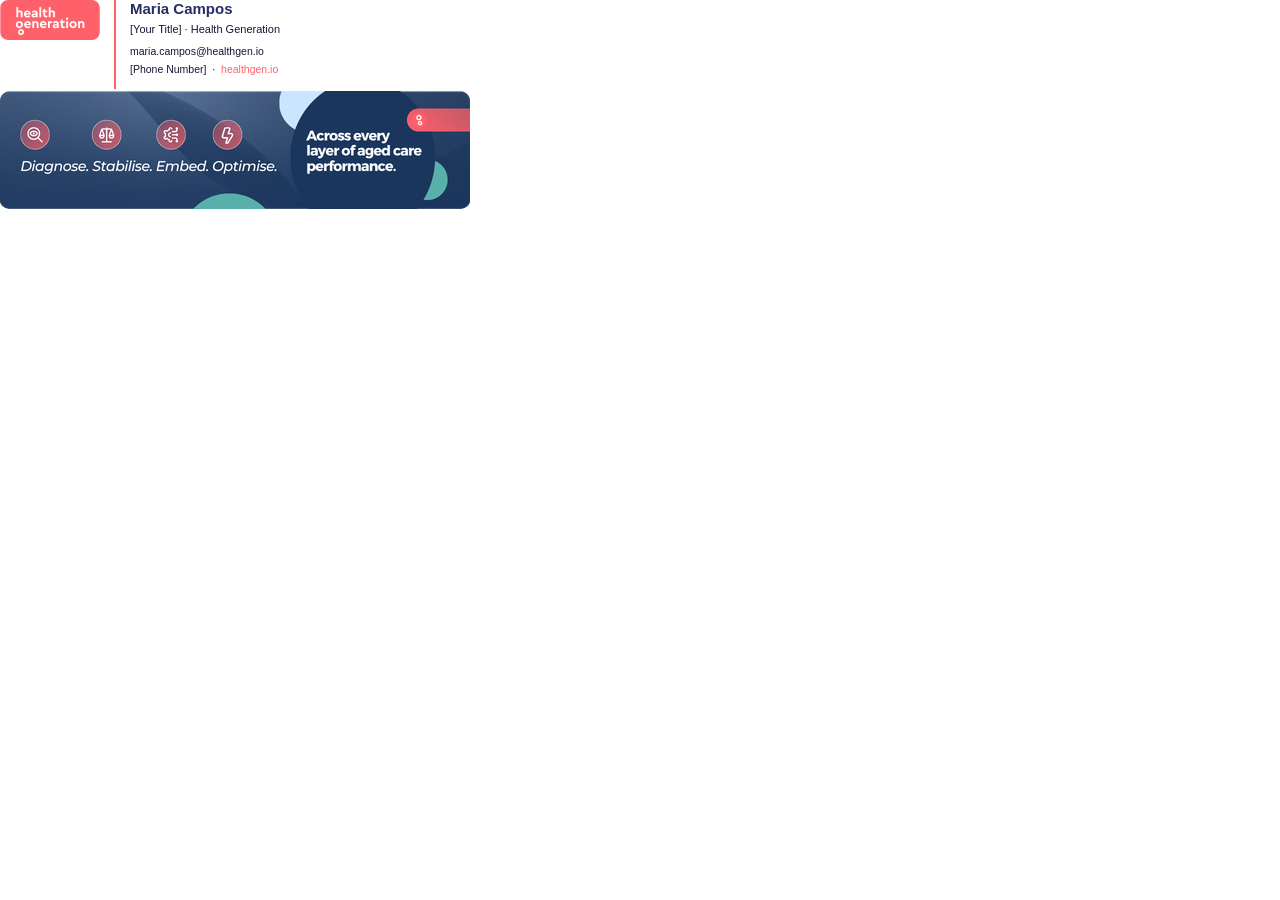
<file: email-signature/HG_Ecosystem_Email_Signature.html>
<!DOCTYPE html>
<html>
<head><meta charset="UTF-8"></head>
<body style="margin:0;padding:0;" data-brand="healthgen">
<!-- ============================================================
     HG Ecosystem email signature — 470x120 size (matches the
     banner graphic currently in use). Replace the two
     [bracketed] placeholders before using.
     ============================================================ -->
<table role="presentation" cellpadding="0" cellspacing="0" border="0" style="width:470px;max-width:100%;font-family:Arial,Helvetica,sans-serif;">
  <tr>
    <td style="width:100px;padding:0 14px 10px 0;vertical-align:top;">
      <img src="[data-uri]" width="100" alt="Health Generation" style="display:block;width:100px;height:auto;border:0;">
    </td>
    <td style="border-left:2px solid #FF616B;padding:0 0 10px 14px;vertical-align:top;">
      <div style="font-size:15px;line-height:1.25;font-weight:700;color:#252D64;">Maria Campos</div>
      <div style="font-size:11px;line-height:1.5;color:#131734;margin-top:2px;">[Your Title] &middot; Health Generation</div>
      <div style="font-size:10.5px;line-height:1.7;color:#131734;margin-top:6px;">
        <a href="mailto:maria.campos@healthgen.io" style="color:#131734;text-decoration:none;">maria.campos@healthgen.io</a><br>
        [Phone Number] &nbsp;&middot;&nbsp; <a href="https://www.healthgen.io" style="color:#FF616B;text-decoration:none;">healthgen.io</a>
      </div>
    </td>
  </tr>
  <tr>
    <td colspan="2" style="padding-top:2px;">
      <img src="[data-uri]" width="470" height="118" alt="Diagnose. Stabilise. Embed. Optimise. Across every layer of aged care performance." style="display:block;width:470px;height:118px;border:0;border-radius:6px;">
    </td>
  </tr>
</table>
</body>
</html>
</file>
<file: tokens/tokens.css>
/* ═══════════════════════════════════════════════════════════════
   HG Ecosystem — colour token entry point

   Loads all four brand token files. Every token is namespaced
   (--hg-*, --ng-*, --cg-*, --eco-*) so the files never collide.

   Usage:
     <link rel="stylesheet" href="tokens/tokens.css">      all brands
     <link rel="stylesheet" href="tokens/nursegen.css">    one brand only

   Then either use the namespaced tokens directly:
     background: var(--hg-dominant);
   or scope a region to a brand and use the generic role tokens:
     <section data-brand="caregen">  →  color: var(--color-accent);
   ═══════════════════════════════════════════════════════════════ */

@import url("healthgen.css");
@import url("nursegen.css");
@import url("caregen.css");
@import url("ecosystem.css");
</file>
